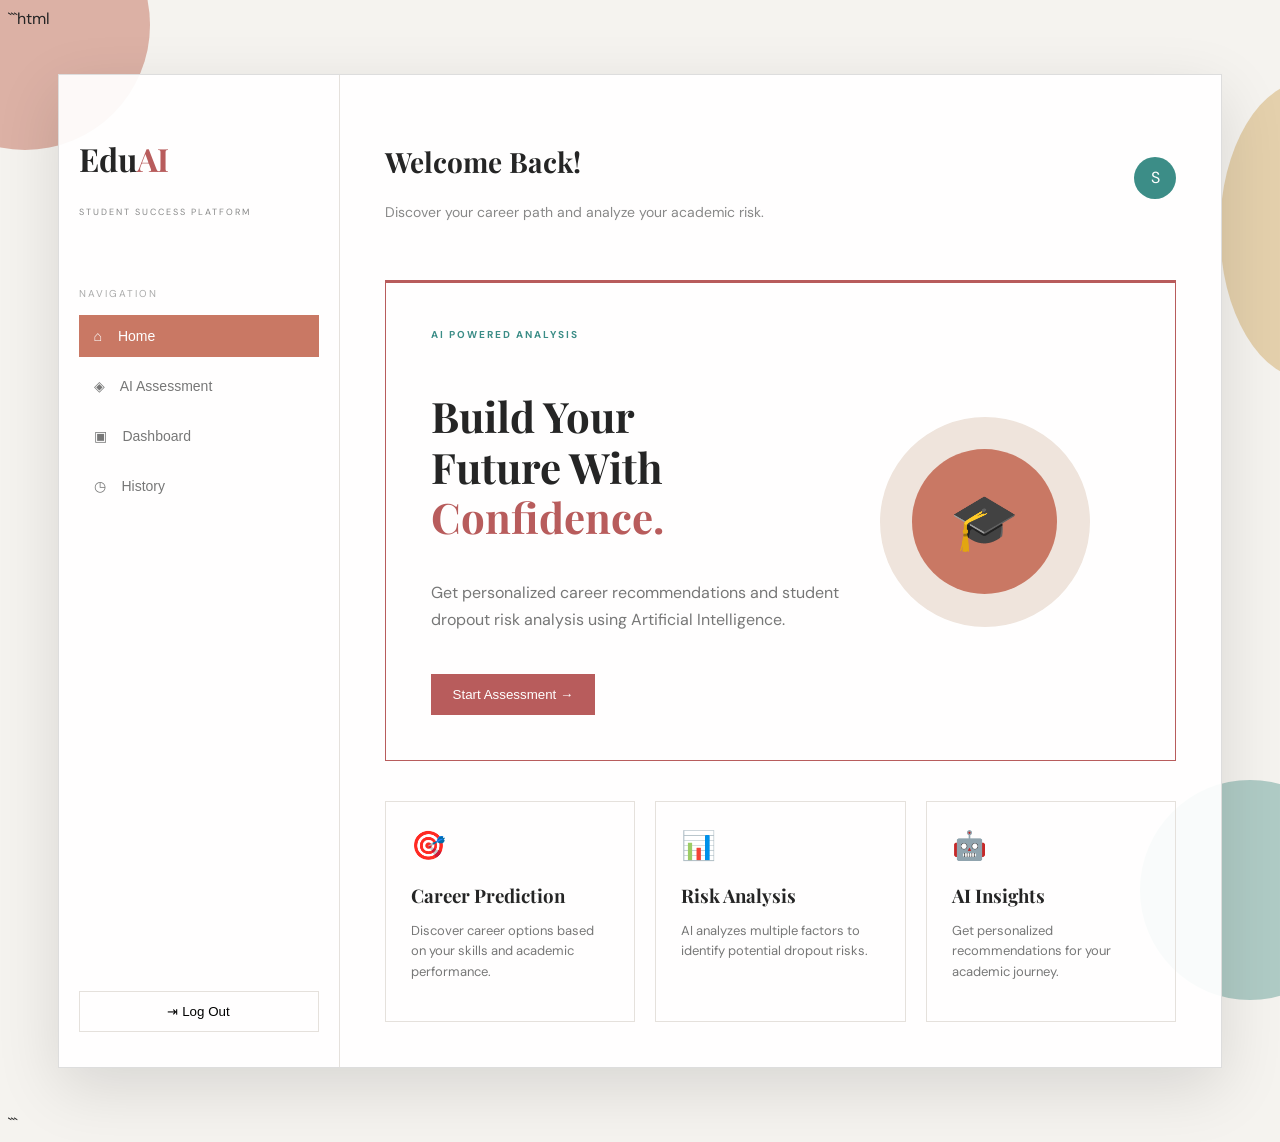
<file: index.html>
```html
<!DOCTYPE html>
<html lang="en">

<head>
    <meta charset="UTF-8">

    <meta name="viewport" content="width=device-width, initial-scale=1.0">

    <title>EduAI - Student Analysis</title>

    <link rel="stylesheet" href="style.css">

    <!-- Google Font -->
    <link rel="preconnect" href="https://fonts.googleapis.com">
    <link rel="preconnect" href="https://fonts.gstatic.com" crossorigin>

    <link href="https://fonts.googleapis.com/css2?family=DM+Sans:wght@400;500;600;700&family=Playfair+Display:wght@600;700&display=swap"
        rel="stylesheet">

</head>

<body>


    <!-- Background Decorations -->

    <div class="shape shape1"></div>
    <div class="shape shape2"></div>
    <div class="shape shape3"></div>


    <div class="app-container">


        <!-- ================= SIDEBAR ================= -->

        <aside class="sidebar">

            <div class="logo">

                <h1>Edu<span>AI</span></h1>

                <p>STUDENT SUCCESS PLATFORM</p>

            </div>


            <div class="menu-title">
                NAVIGATION
            </div>


            <nav>

                <button class="nav-item active"
                    onclick="showSection('home', this)">

                    <span>⌂</span>
                    Home

                </button>


                <button class="nav-item"
                    onclick="showSection('assessment', this)">

                    <span>◈</span>
                    AI Assessment

                </button>


                <button class="nav-item"
                    onclick="showSection('dashboard', this)">

                    <span>▣</span>
                    Dashboard

                </button>


                <button class="nav-item"
                    onclick="showSection('history', this)">

                    <span>◷</span>
                    History

                </button>

            </nav>


            <div class="sidebar-bottom">

                <button class="logout-btn">
                    ⇥ Log Out
                </button>

            </div>

        </aside>



        <!-- ================= MAIN CONTENT ================= -->

        <main class="main-content">


            <!-- ================= HOME ================= -->

            <section id="home" class="page-section active-section">

                <div class="topbar">

                    <div>

                        <h2>Welcome Back!</h2>

                        <p>
                            Discover your career path and analyze your academic risk.
                        </p>

                    </div>


                    <div class="profile">

                        <div class="avatar">
                            S
                        </div>

                    </div>

                </div>


                <div class="hero-card">

                    <div class="hero-text">

                        <span class="tag">
                            AI POWERED ANALYSIS
                        </span>

                        <h1>
                            Build Your <br>
                            Future With <span>Confidence.</span>
                        </h1>

                        <p>

                            Get personalized career recommendations and
                            student dropout risk analysis using Artificial
                            Intelligence.

                        </p>


                        <button class="primary-btn"
                            onclick="startAssessment()">

                            Start Assessment →

                        </button>

                    </div>


                    <div class="hero-visual">

                        <div class="circle-big">

                            <div class="circle-inner">
                                🎓
                            </div>

                        </div>

                    </div>

                </div>



                <!-- FEATURES -->

                <div class="feature-grid">


                    <div class="feature-card">

                        <div class="feature-icon">
                            🎯
                        </div>

                        <h3>
                            Career Prediction
                        </h3>

                        <p>
                            Discover career options based on your skills
                            and academic performance.
                        </p>

                    </div>


                    <div class="feature-card">

                        <div class="feature-icon">
                            📊
                        </div>

                        <h3>
                            Risk Analysis
                        </h3>

                        <p>
                            AI analyzes multiple factors to identify
                            potential dropout risks.
                        </p>

                    </div>


                    <div class="feature-card">

                        <div class="feature-icon">
                            🤖
                        </div>

                        <h3>
                            AI Insights
                        </h3>

                        <p>
                            Get personalized recommendations for your
                            academic journey.
                        </p>

                    </div>


                </div>

            </section>



            <!-- ================= ASSESSMENT ================= -->

            <section id="assessment" class="page-section">


                <div class="page-header">

                    <span class="tag">
                        STEP BY STEP ANALYSIS
                    </span>

                    <h1>
                        AI Student Assessment
                    </h1>

                    <p>
                        Answer a few questions and let our AI analyze your profile.
                    </p>

                </div>



                <!-- PROGRESS -->

                <div class="progress-container">

                    <div class="progress-info">

                        <span id="stepText">
                            Step 1 of 3
                        </span>

                        <span id="progressPercent">
                            33%
                        </span>

                    </div>


                    <div class="progress-bar">

                        <div class="progress-fill"
                            id="progressFill">

                        </div>

                    </div>

                </div>



                <!-- FORM CARD -->

                <div class="assessment-card">


                    <!-- STEP 1 -->

                    <div class="form-step active" id="step1">

                        <div class="step-title">

                            <span>01</span>

                            <div>

                                <h2>
                                    Basic Information
                                </h2>

                                <p>
                                    Tell us about yourself.
                                </p>

                            </div>

                        </div>


                        <div class="form-grid">


                            <div class="input-group">

                                <label>
                                    Full Name
                                </label>

                                <input
                                    type="text"
                                    id="name"
                                    placeholder="Enter your name"
                                >

                            </div>



                            <div class="input-group">

                                <label>
                                    Age
                                </label>

                                <input
                                    type="number"
                                    id="age"
                                    placeholder="Enter age"
                                >

                            </div>



                            <div class="input-group full-width">

                                <label>
                                    Academic Stream
                                </label>

                                <select id="stream">

                                    <option value="">
                                        Select your stream
                                    </option>

                                    <option value="Science">
                                        Science
                                    </option>

                                    <option value="Commerce">
                                        Commerce
                                    </option>

                                    <option value="Arts">
                                        Arts
                                    </option>

                                </select>

                            </div>


                        </div>


                        <div class="button-row">

                            <button class="next-btn"
                                onclick="nextStep(2)">

                                Continue →

                            </button>

                        </div>

                    </div>



                    <!-- STEP 2 -->

                    <div class="form-step" id="step2">


                        <div class="step-title">

                            <span>02</span>

                            <div>

                                <h2>
                                    Academic Performance
                                </h2>

                                <p>
                                    Enter your recent academic scores.
                                </p>

                            </div>

                        </div>



                        <div class="form-grid">


                            <div class="input-group">

                                <label>
                                    Mathematics Score
                                </label>

                                <input
                                    type="number"
                                    id="math_score"
                                    min="0"
                                    max="100"
                                    placeholder="0 - 100"
                                >

                            </div>



                            <div class="input-group">

                                <label>
                                    Science Score
                                </label>

                                <input
                                    type="number"
                                    id="science_score"
                                    min="0"
                                    max="100"
                                    placeholder="0 - 100"
                                >

                            </div>



                            <div class="input-group">

                                <label>
                                    English Score
                                </label>

                                <input
                                    type="number"
                                    id="english_score"
                                    min="0"
                                    max="100"
                                    placeholder="0 - 100"
                                >

                            </div>



                            <div class="input-group">

                                <label>
                                    Computer Score
                                </label>

                                <input
                                    type="number"
                                    id="computer_score"
                                    min="0"
                                    max="100"
                                    placeholder="0 - 100"
                                >

                            </div>


                        </div>


                        <div class="button-row">

                            <button class="back-btn"
                                onclick="previousStep(1)">

                                ← Back

                            </button>


                            <button class="next-btn"
                                onclick="nextStep(3)">

                                Continue →

                            </button>

                        </div>


                    </div>



                    <!-- STEP 3 -->

                    <div class="form-step" id="step3">


                        <div class="step-title">

                            <span>03</span>

                            <div>

                                <h2>
                                    Student Risk Factors
                                </h2>

                                <p>
                                    Help the AI understand your situation.
                                </p>

                            </div>

                        </div>



                        <div class="form-grid">


                            <div class="input-group">

                                <label>
                                    Attendance Percentage
                                </label>

                                <input
                                    type="number"
                                    id="attendance"
                                    min="0"
                                    max="100"
                                    placeholder="0 - 100"
                                >

                            </div>



                            <div class="input-group">

                                <label>
                                    Daily Study Hours
                                </label>

                                <input
                                    type="number"
                                    id="study_hours"
                                    min="0"
                                    max="24"
                                    placeholder="Hours per day"
                                >

                            </div>



                            <div class="input-group">

                                <label>
                                    Financial Problems
                                </label>

                                <select id="financial_problem">

                                    <option value="">
                                        Select option
                                    </option>

                                    <option value="Yes">
                                        Yes
                                    </option>

                                    <option value="No">
                                        No
                                    </option>

                                </select>

                            </div>



                            <div class="input-group">

                                <label>
                                    Mental Stress Level
                                </label>

                                <select id="mental_stress">

                                    <option value="">
                                        Select level
                                    </option>

                                    <option value="Low">
                                        Low
                                    </option>

                                    <option value="Medium">
                                        Medium
                                    </option>

                                    <option value="High">
                                        High
                                    </option>

                                </select>

                            </div>



                            <div class="input-group">

                                <label>
                                    Internet Access
                                </label>

                                <select id="internet_access">

                                    <option value="">
                                        Select option
                                    </option>

                                    <option value="Yes">
                                        Yes
                                    </option>

                                    <option value="No">
                                        No
                                    </option>

                                </select>

                            </div>



                            <div class="input-group">

                                <label>
                                    Parental Support
                                </label>

                                <select id="parental_support">

                                    <option value="">
                                        Select level
                                    </option>

                                    <option value="Low">
                                        Low
                                    </option>

                                    <option value="Medium">
                                        Medium
                                    </option>

                                    <option value="High">
                                        High
                                    </option>

                                </select>

                            </div>



                            <div class="input-group full-width">

                                <label>
                                    Family Income
                                </label>

                                <select id="family_income">

                                    <option value="">
                                        Select income level
                                    </option>

                                    <option value="Low">
                                        Low
                                    </option>

                                    <option value="Medium">
                                        Medium
                                    </option>

                                    <option value="High">
                                        High
                                    </option>

                                </select>

                            </div>


                        </div>



                        <div class="button-row">

                            <button class="back-btn"
                                onclick="previousStep(2)">

                                ← Back

                            </button>


                            <button class="analyze-btn"
                                onclick="analyzeStudent()">

                                ✦ Analyze With AI

                            </button>

                        </div>


                    </div>


                </div>


            </section>



            <!-- ================= DASHBOARD ================= -->

            <section id="dashboard" class="page-section">


                <div class="page-header">

                    <span class="tag">
                        AI RESULT
                    </span>

                    <h1>
                        Your Analysis Report
                    </h1>

                    <p>
                        Personalized insights generated by our AI models.
                    </p>

                </div>


                <div id="emptyDashboard"
                    class="empty-state">

                    <div class="empty-icon">
                        📊
                    </div>

                    <h2>
                        No Analysis Yet
                    </h2>

                    <p>
                        Complete the AI assessment to view your results.
                    </p>

                    <button class="primary-btn"
                        onclick="startAssessment()">

                        Start Assessment

                    </button>

                </div>



                <div id="resultDashboard"
                    class="result-dashboard hidden">


                    <!-- TOP RESULT CARDS -->

                    <div class="result-grid">


                        <div class="result-box career-box">

                            <div class="result-label">

                                🎯 RECOMMENDED CAREER

                            </div>

                            <h2 id="careerResult">

                                -

                            </h2>

                            <p>

                                Based on your academic profile
                                and subject performance.

                            </p>


                            <div class="confidence">

                                <span>
                                    Career Match
                                </span>

                                <strong id="careerConfidence">

                                    0%

                                </strong>

                            </div>


                        </div>



                        <div class="result-box risk-box">

                            <div class="result-label">

                                ⚠ DROPOUT RISK

                            </div>

                            <h2 id="riskResult">

                                -

                            </h2>

                            <p>

                                Based on attendance, study patterns
                                and other risk factors.

                            </p>


                            <div class="confidence">

                                <span>
                                    AI Confidence
                                </span>

                                <strong id="riskConfidence">

                                    0%

                                </strong>

                            </div>


                        </div>


                    </div>



                    <!-- INSIGHTS -->

                    <div class="insight-card">

                        <h2>
                            🤖 AI Recommendation
                        </h2>

                        <p id="aiRecommendation">

                            Complete your assessment to get
                            personalized recommendations.

                        </p>

                    </div>



                    <div class="action-row">

                        <button class="back-btn"
                            onclick="startAssessment()">

                            Retake Assessment

                        </button>


                        <button class="next-btn"
                            onclick="showSection('history')">

                            View History →

                        </button>

                    </div>


                </div>


            </section>



            <!-- ================= HISTORY ================= -->

            <section id="history" class="page-section">


                <div class="page-header">

                    <span class="tag">
                        DATABASE RECORDS
                    </span>

                    <h1>
                        Student Analysis History
                    </h1>

                    <p>
                        Previously analyzed student records.
                    </p>

                </div>


                <div class="history-card">

                    <button class="load-btn"
                        onclick="loadStudents()">

                        ↻ Load Student Records

                    </button>


                    <div id="studentList">

                        <p class="history-message">

                            Click the button above to load records
                            from the database.

                        </p>

                    </div>

                </div>


            </section>


        </main>


    </div>


    <!-- LOADING MODAL -->

    <div id="loadingModal"
        class="loading-modal hidden">

        <div class="loader-box">

            <div class="loader"></div>

            <h2>
                AI is analyzing...
            </h2>

            <p>
                Processing student information
            </p>

        </div>

    </div>


    <script src="script.js"></script>


</body>

</html>
```
</file>
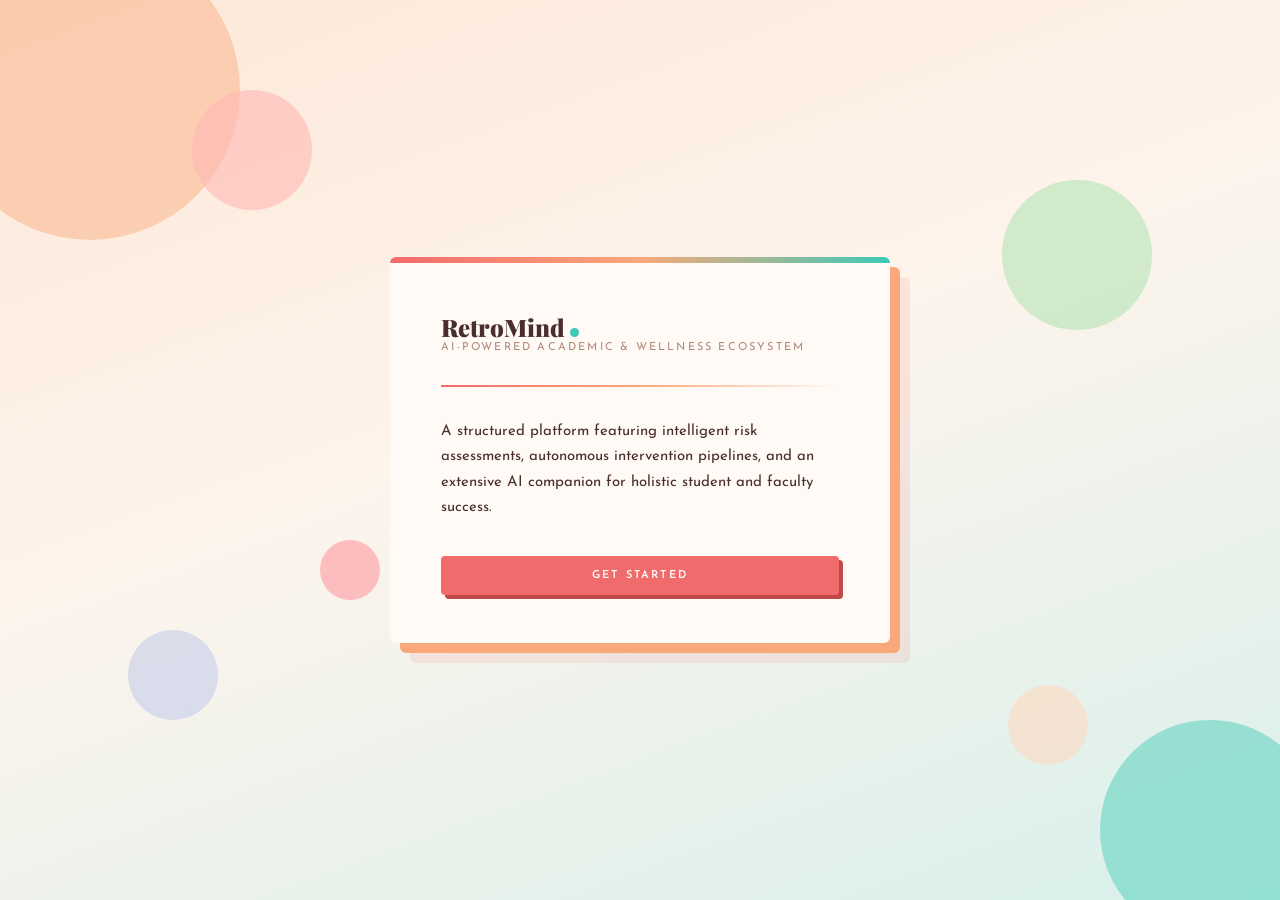
<file: frontend/index.html>
<!DOCTYPE html>
<html lang="en">
<head>
  <meta charset="UTF-8">
  <meta name="viewport" content="width=device-width, initial-scale=1.0">
  <title>RetroMind - AI Academic & Wellness Platform</title>
  <link rel="preconnect" href="https://fonts.googleapis.com">
  <link rel="preconnect" href="https://fonts.gstatic.com" crossorigin>
  <link href="https://fonts.googleapis.com/css2?family=Josefin+Sans:wght@400;600;700&family=Playfair+Display:wght@700;900&display=swap" rel="stylesheet">
  <link rel="stylesheet" href="style.css">
</head>
<body>

  <!-- Background Floating Animated Shapes -->
  <div class="shape s1"></div>
  <div class="shape s2"></div>
  <div class="shape s3"></div>

  <!-- VIEW 1: LANDING PAGE -->
  <section id="view-landing" class="view-section active">
    <div class="landing-card">
      <h1>RetroMind<span class="title-dot"></span></h1>
      <div class="subtitle">AI-Powered Academic & Wellness Ecosystem</div>
      <div class="divider"></div>
      <p class="landing-desc">
        A structured platform featuring intelligent risk assessments, autonomous intervention pipelines, and an extensive AI companion for holistic student and faculty success.
      </p>
      <button id="btn-get-started">Get Started</button>
    </div>
  </section>

  <!-- VIEW 2: LOGIN / ROLE SELECTION -->
  <section id="view-role-select" class="view-section">
    <div class="retro-card">
      <button class="back-link" id="back-to-landing">← Back</button>
      <h2>Select Role<span class="title-dot"></span></h2>
      <div class="subtitle">Choose your access portal</div>
      <div class="divider"></div>
      <div class="role-grid">
        <button class="role-btn" data-role="student">Student Portal</button>
        <button class="role-btn" data-role="faculty">Faculty Portal</button>
      </div>
    </div>
  </section>

  <!-- VIEW 3: DYNAMIC REGISTRATION / LOGIN FORM -->
  <section id="view-auth-form" class="view-section">
    <div class="retro-card">
      <button class="back-link" id="back-to-role">← Back</button>
      <h2 id="form-title">Portal Login<span class="title-dot"></span></h2>
      <div class="subtitle" id="form-subtitle">Enter your credentials</div>
      <div class="divider"></div>
      
      <form id="login-form">
        <div class="form-group">
          <label>Full Name</label>
          <input type="text" id="input-name" required placeholder="e.g. Jane Doe">
        </div>
        <div class="form-row">
          <div class="form-group">
            <label id="id-label">Student ID</label>
            <input type="text" id="input-id" required placeholder="e.g. STU-8492">
          </div>
          <div class="form-group">
            <label>Department / Year</label>
            <input type="text" id="input-dept" required placeholder="e.g. Computer Science / Year 3">
          </div>
        </div>
        <div class="form-group">
          <label>Institutional Email</label>
          <input type="email" id="input-email" required placeholder="name@university.edu">
        </div>
        <button type="submit" id="btn-submit-auth">Launch Dashboard</button>
      </form>
    </div>
  </section>

  <!-- VIEW 4: STUDENT DASHBOARD -->
  <section id="view-student-dash" class="dashboard-layout view-section">
    <aside class="sidebar">
      <div>
        <div class="sidebar-brand">RetroMind<span class="title-dot"></span></div>
        <div class="session-box">
          <strong id="session-student-name">Student Name</strong>
          <span id="session-student-meta">ID: STU-0000</span>
        </div>
        <div class="sidebar-links">
          <button class="nav-link active" data-tab="stud-profile">1. Profile</button>
          <button class="nav-link" data-tab="stud-risk">2. Risk Score</button>
          <button class="nav-link" data-tab="stud-ai">3. AI Counselor</button>
          <button class="nav-link" data-tab="stud-support">4. Support Plan</button>
        </div>
      </div>
      <button class="logout-btn" id="logout-student">Log Out</button>
    </aside>

    <main class="main-content">
      <header class="dash-header">
        <h2 id="stud-header-title">Student Profile</h2>
        <span class="role-badge">Student Portal</span>
      </header>

      <!-- Tab 1: Profile -->
      <div class="tab-card active-tab" id="tab-stud-profile">
        <h3>Academic Identity & Details</h3>
        <div class="divider"></div>
        <p class="landing-desc">Manage your core institutional profile, registered coursework, and wellness markers.</p>
        <div class="form-row">
          <div class="form-group"><label>Current GPA</label><input type="text" value="3.82 / 4.0" readonly></div>
          <div class="form-group"><label>Advisor Assigned</label><input type="text" value="Dr. Alistair Vance" readonly></div>
        </div>
        <div class="form-group"><label>Wellness Index</label><input type="text" value="Stable (84/100)" readonly></div>
      </div>

      <!-- Tab 2: Risk Score -->
      <div class="tab-card" id="tab-stud-risk" style="display:none;">
        <h3>Predictive Risk Score & Analytics</h3>
        <div class="divider"></div>
        <p class="landing-desc">AI-calculated holistic indicator based on attendance, grade trajectory, and sentiment analysis.</p>
        <div style="background:var(--cream); padding:20px; border-radius:4px; border:1px solid #e8d8cc; text-align:center; margin-bottom:15px;">
          <h1 style="font-size:42px; color:var(--teal);">Low Risk (14%)</h1>
          <p style="font-size:12px; text-transform:uppercase; letter-spacing:0.1em; color:var(--muted); margin-top:5px;">Academic standing is optimal</p>
        </div>
        <button id="btn-recalc-risk">Run AI Diagnostic Refresh</button>
      </div>

      <!-- Tab 3: AI Counselor -->
      <div class="tab-card" id="tab-stud-ai" style="display:none; display:flex; flex-direction:column; height:450px;">
        <h3>Extensive AI Wellness & Academic Counselor</h3>
        <div class="divider" style="margin-bottom:10px;"></div>
        <div id="ai-chat-box" style="flex-grow:1; background:#fff; border:1px solid #e8d8cc; border-radius:4px; padding:15px; overflow-y:auto; margin-bottom:12px; font-size:13px; line-height:1.5;">
          <div style="margin-bottom:10px;"><strong>AI Counselor:</strong> Hello! I am your extensive AI companion. Ask me anything regarding time management, burnout prevention, or course material assistance.</div>
        </div>
        <div style="display:flex; gap:8px;">
          <input type="text" id="ai-chat-input" placeholder="Type your query to the AI..." style="flex-grow:1; padding:10px; border:1px solid #e8d8cc; border-radius:3px; outline:none; font-family:'Josefin Sans'; font-size:13px;">
          <button id="ai-chat-send" style="width:100px; padding:10px;">Send</button>
        </div>
      </div>

      <!-- Tab 4: Support Plan -->
      <div class="tab-card" id="tab-stud-support" style="display:none;">
        <h3>Generated Support Plan</h3>
        <div class="divider"></div>
        <p class="landing-desc">Autonomous recommendations compiled by RetroMind AI to optimize your term success.</p>
        <ul style="padding-left:20px; font-size:14px; line-height:1.8; color:var(--warm);">
          <li>Maintain current study hours for Advanced Algorithms.</li>
          <li>Optional peer mentorship session available on Thursday.</li>
          <li>Sleep hygiene optimization protocol active.</li>
        </ul>
      </div>
    </main>
  </section>

  <!-- VIEW 5: FACULTY DASHBOARD -->
  <section id="view-faculty-dash" class="dashboard-layout view-section">
    <aside class="sidebar">
      <div>
        <div class="sidebar-brand">RetroMind<span class="title-dot"></span></div>
        <div class="session-box">
          <strong id="session-faculty-name">Faculty Name</strong>
          <span id="session-faculty-meta">Dept: Faculty Lead</span>
        </div>
        <div class="sidebar-links">
          <button class="nav-link active" data-tab="fac-students">1. Students</button>
          <button class="nav-link" data-tab="fac-risk">2. Risk Overview</button>
          <button class="nav-link" data-tab="fac-reports">3. AI Reports</button>
          <button class="nav-link" data-tab="fac-details">4. Student Details</button>
          <button class="nav-link" data-tab="fac-intervention">5. Intervention Plan</button>
          <button class="nav-link" data-tab="fac-progress">6. Progress Tracking</button>
        </div>
      </div>
      <button class="logout-btn" id="logout-faculty">Log Out</button>
    </aside>

    <main class="main-content">
      <header class="dash-header">
        <h2 id="fac-header-title">Student Cohort Roster</h2>
        <span class="role-badge">Faculty Portal</span>
      </header>

      <!-- Tab 1: Students -->
      <div class="tab-card active-tab" id="tab-fac-students">
        <h3>Enrolled Students Directory</h3>
        <div class="divider"></div>
        <p class="landing-desc">Comprehensive roster of students under your advisory and teaching supervision.</p>
        <table style="width:100%; border-collapse:collapse; font-size:13px; text-align:left;">
          <thead>
            <tr style="border-bottom:2px solid #e8d8cc; color:var(--muted);">
              <th style="padding:8px;">Name</th>
              <th style="padding:8px;">ID</th>
              <th style="padding:8px;">Status</th>
              <th style="padding:8px;">Action</th>
            </tr>
          </thead>
          <tbody>
            <tr style="border-bottom:1px solid #f2ede4;">
              <td style="padding:10px;">Marcus Brody</td>
              <td>STU-1049</td>
              <td><span style="color:var(--teal); font-weight:bold;">Stable</span></td>
              <td><button style="width:auto; padding:5px 10px; font-size:10px;" onclick="switchFacTab('fac-details')">Inspect</button></td>
            </tr>
            <tr style="border-bottom:1px solid #f2ede4;">
              <td style="padding:10px;">Elena Fisher</td>
              <td>STU-1082</td>
              <td><span style="color:var(--coral); font-weight:bold;">At-Risk</span></td>
              <td><button style="width:auto; padding:5px 10px; font-size:10px;" onclick="switchFacTab('fac-details')">Inspect</button></td>
            </tr>
          </tbody>
        </table>
      </div>

      <!-- Tab 2: Risk Overview -->
      <div class="tab-card" id="tab-fac-risk" style="display:none;">
        <h3>Cohort Risk Analytics Matrix</h3>
        <div class="divider"></div>
        <p class="landing-desc">AI clustering breakdown identifying engagement drop-offs and academic friction points across cohorts.</p>
        <div class="form-row">
          <div style="background:var(--cream); padding:15px; border-radius:4px; border:1px solid #e8d8cc;">
            <strong>High Risk Cohort</strong>
            <p style="font-size:24px; font-family:'Playfair Display'; color:var(--coral); margin-top:5px;">4.2%</p>
          </div>
          <div style="background:var(--cream); padding:15px; border-radius:4px; border:1px solid #e8d8cc;">
            <strong>Moderate Risk</strong>
            <p style="font-size:24px; font-family:'Playfair Display'; color:var(--peach); margin-top:5px;">12.8%</p>
          </div>
        </div>
      </div>

      <!-- Tab 3: AI Reports -->
      <div class="tab-card" id="tab-fac-reports" style="display:none;">
        <h3>Extensive AI Diagnostic & Summary Reports</h3>
        <div class="divider"></div>
        <p class="landing-desc">Synthesized summaries generated overnight by RetroMind AI core models.</p>
        <div style="background:#fff; padding:15px; border:1px solid #e8d8cc; border-radius:4px; font-size:13px; line-height:1.6;">
          <strong>Weekly Synthesis Report #42:</strong> Overall engagement has increased by 3.4%. Mid-term submissions in Section B indicate a need for supplementary tutoring in data structures. AI has auto-flagged 2 candidates for early intervention.
        </div>
      </div>

      <!-- Tab 4: Student Details -->
      <div class="tab-card" id="tab-fac-details" style="display:none;">
        <h3>Individual Student Deep-Dive</h3>
        <div class="divider"></div>
        <p class="landing-desc">Detailed telemetry, attendance metrics, and historical performance logs.</p>
        <div class="form-group"><label>Selected Student</label><input type="text" value="Elena Fisher (STU-1082)" readonly></div>
        <div class="form-row">
          <div class="form-group"><label>Attendance Rate</label><input type="text" value="72%" readonly></div>
          <div class="form-group"><label>Assignment Completion</label><input type="text" value="65%" readonly></div>
        </div>
      </div>

      <!-- Tab 5: Intervention Plan -->
      <div class="tab-card" id="tab-fac-intervention" style="display:none;">
        <h3>Autonomous Intervention Plan Builder</h3>
        <div class="divider"></div>
        <p class="landing-desc">AI-recommended action blueprints tailored to reverse academic decline.</p>
        <div class="form-group">
          <label>Intervention Protocol</label>
          <select style="width:100%; padding:11px; background:#fff; border:1px solid #e8d8cc; border-radius:3px; font-family:'Josefin Sans'; font-size:13px;">
            <option>Mandatory Bi-Weekly Advising Check-in</option>
            <option>Peer Study Group Assignment</option>
            <option>Counseling Wellness Referral</option>
          </select>
        </div>
        <button id="btn-deploy-intervention">Deploy AI Intervention Plan</button>
      </div>

      <!-- Tab 6: Progress Tracking -->
      <div class="tab-card" id="tab-fac-progress" style="display:none;">
        <h3>Longitudinal Progress Tracking</h3>
        <div class="divider"></div>
        <p class="landing-desc">Real-time telemetry measuring student recovery and milestone achievement post-intervention.</p>
        <div style="background:var(--cream); padding:15px; border-radius:4px; border:1px solid #e8d8cc; font-size:13px; line-height:1.6;">
          <strong>Status: Active Tracking</strong><br>
          Student Elena Fisher has completed 2 of 4 milestone check-ins with positive trajectory shift (+14% engagement).
        </div>
      </div>
    </main>
  </section>
<!-- Floating Background Shapes -->
<div class="floating-shape shape-1"></div>
<div class="floating-shape shape-2"></div>
<div class="floating-shape shape-3"></div>
<div class="floating-shape shape-4"></div>
<div class="floating-shape shape-5"></div>
  <script src="script.js"></script>
</body>
</html>
</file>
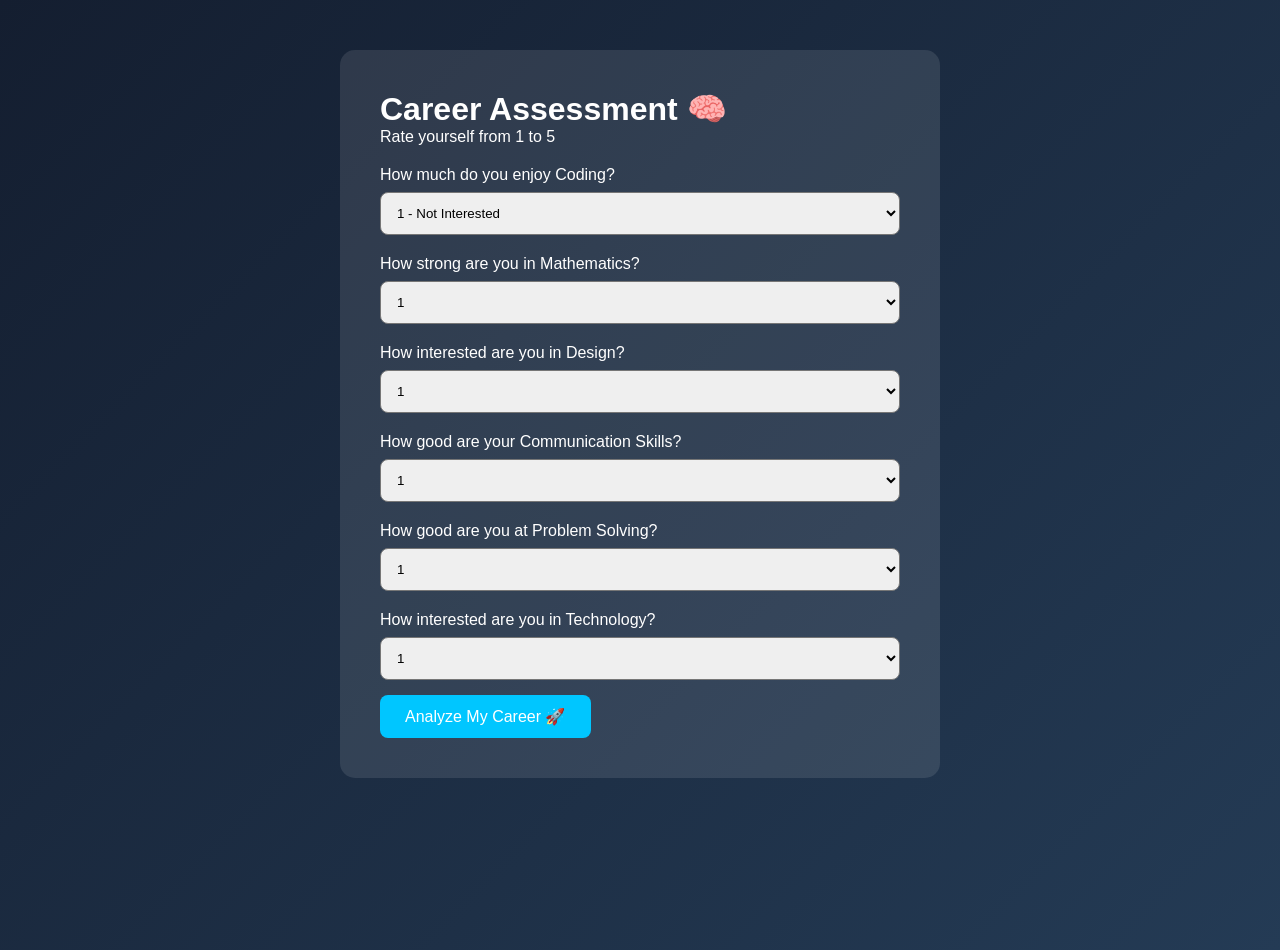
<file: templates/assessment.html>
<!DOCTYPE html>

<html lang="en">

<head>

<meta charset="UTF-8">

<title>Career Assessment</title>

<link rel="stylesheet" href="/static/style.css">

</head>


<body>

<div class="assessment-container">

<h1>Career Assessment 🧠</h1>

<p>
Rate yourself from 1 to 5
</p>


<form method="POST">


<label>
How much do you enjoy Coding?
</label>

<select name="coding">

<option value="1">1 - Not Interested</option>
<option value="2">2</option>
<option value="3">3</option>
<option value="4">4</option>
<option value="5">5 - Very Interested</option>

</select>



<label>
How strong are you in Mathematics?
</label>

<select name="math">

<option value="1">1</option>
<option value="2">2</option>
<option value="3">3</option>
<option value="4">4</option>
<option value="5">5</option>

</select>



<label>
How interested are you in Design?
</label>

<select name="design">

<option value="1">1</option>
<option value="2">2</option>
<option value="3">3</option>
<option value="4">4</option>
<option value="5">5</option>

</select>



<label>
How good are your Communication Skills?
</label>

<select name="communication">

<option value="1">1</option>
<option value="2">2</option>
<option value="3">3</option>
<option value="4">4</option>
<option value="5">5</option>

</select>



<label>
How good are you at Problem Solving?
</label>

<select name="problem_solving">

<option value="1">1</option>
<option value="2">2</option>
<option value="3">3</option>
<option value="4">4</option>
<option value="5">5</option>

</select>



<label>
How interested are you in Technology?
</label>

<select name="technology">

<option value="1">1</option>
<option value="2">2</option>
<option value="3">3</option>
<option value="4">4</option>
<option value="5">5</option>

</select>


<button type="submit">

Analyze My Career 🚀

</button>


</form>

</div>

</body>

</html>
</file>
<file: style.css>
```css
/* ===============================
   GLOBAL
================================ */

* {
    margin: 0;
    padding: 0;
    box-sizing: border-box;
}

:root {
    --primary: #b85c5c;
    --primary-dark: #8f4242;
    --secondary: #3c8d87;
    --dark: #252525;
    --text: #555;
    --light: #f8f7f4;
    --border: #e5e1dc;
}

body {
    font-family: "DM Sans", sans-serif;
    background: #f5f3ef;
    color: var(--dark);
    min-height: 100vh;
    overflow-x: hidden;
}


/* ===============================
   BACKGROUND SHAPES
================================ */

.shape {
    position: fixed;
    border-radius: 50%;
    opacity: 0.55;
    z-index: -1;
}

.shape1 {
    width: 250px;
    height: 250px;
    background: #c77b68;
    top: -100px;
    left: -100px;
}

.shape2 {
    width: 180px;
    height: 300px;
    background: #d5b276;
    top: 80px;
    right: -120px;
}

.shape3 {
    width: 220px;
    height: 220px;
    background: #75aaa2;
    bottom: -100px;
    right: -80px;
}


/* ===============================
   MAIN APP
================================ */

.app-container {
    width: min(1200px, 92%);
    min-height: 90vh;
    margin: 5vh auto;
    display: flex;
    background: rgba(255, 255, 255, 0.92);
    border: 1px solid #ddd;
    box-shadow: 0 20px 60px rgba(0, 0, 0, 0.12);
}


/* ===============================
   SIDEBAR
================================ */

.sidebar {
    width: 240px;
    min-height: 90vh;
    border-right: 1px solid var(--border);
    padding: 35px 20px;
    display: flex;
    flex-direction: column;
}

.logo {
    margin-bottom: 60px;
}

.logo h1 {
    font-family: "Playfair Display", serif;
    font-size: 32px;
    font-weight: 700;
}

.logo h1 span {
    color: var(--primary);
}

.logo p {
    font-size: 9px;
    letter-spacing: 2px;
    color: #888;
    margin-top: 5px;
}

.menu-title {
    font-size: 10px;
    letter-spacing: 2px;
    color: #aaa;
    margin-bottom: 15px;
}

.sidebar nav {
    display: flex;
    flex-direction: column;
    gap: 8px;
}

.nav-item {
    border: none;
    background: transparent;
    text-align: left;
    padding: 13px 15px;
    font-size: 14px;
    cursor: pointer;
    color: #777;
    transition: 0.3s;
}

.nav-item span {
    margin-right: 12px;
}

.nav-item:hover {
    background: #f3eeea;
    color: var(--primary);
}

.nav-item.active {
    background: #c97864;
    color: white;
}

.sidebar-bottom {
    margin-top: auto;
}

.logout-btn {
    width: 100%;
    padding: 12px;
    border: 1px solid var(--border);
    background: transparent;
    cursor: pointer;
}


/* ===============================
   MAIN CONTENT
================================ */

.main-content {
    flex: 1;
    padding: 45px;
    min-width: 0;
}

.page-section {
    display: none;
}

.active-section {
    display: block;
}


/* ===============================
   TOP BAR
================================ */

.topbar {
    display: flex;
    justify-content: space-between;
    align-items: center;
    margin-bottom: 45px;
}

.topbar h2 {
    font-family: "Playfair Display", serif;
    font-size: 28px;
}

.topbar p {
    margin-top: 7px;
    color: #888;
    font-size: 14px;
}

.avatar {
    width: 42px;
    height: 42px;
    background: var(--secondary);
    color: white;
    border-radius: 50%;
    display: grid;
    place-items: center;
}


/* ===============================
   HERO
================================ */

.hero-card {
    min-height: 350px;
    display: grid;
    grid-template-columns: 1.4fr 1fr;
    border-top: 3px solid var(--primary);
    border-right: 1px solid var(--primary);
    border-bottom: 1px solid var(--primary);
    border-left: 1px solid var(--primary);
    padding: 45px;
    margin-bottom: 40px;
}

.hero-text {
    display: flex;
    flex-direction: column;
    justify-content: center;
}

.tag {
    display: inline-block;
    width: fit-content;
    font-size: 10px;
    letter-spacing: 2px;
    color: var(--secondary);
    font-weight: bold;
    margin-bottom: 15px;
}

.hero-text h1 {
    font-family: "Playfair Display", serif;
    font-size: 42px;
    line-height: 1.2;
    margin-bottom: 20px;
}

.hero-text h1 span {
    color: var(--primary);
}

.hero-text p {
    color: #777;
    line-height: 1.7;
    max-width: 500px;
}

.primary-btn,
.next-btn,
.analyze-btn,
.load-btn {
    width: fit-content;
    border: none;
    background: var(--primary);
    color: white;
    padding: 13px 22px;
    cursor: pointer;
    margin-top: 25px;
    transition: 0.3s;
}

.primary-btn:hover,
.next-btn:hover,
.analyze-btn:hover,
.load-btn:hover {
    background: var(--primary-dark);
    transform: translateY(-2px);
}

.hero-visual {
    display: grid;
    place-items: center;
}

.circle-big {
    width: 210px;
    height: 210px;
    border-radius: 50%;
    background: #efe4dc;
    display: grid;
    place-items: center;
}

.circle-inner {
    width: 145px;
    height: 145px;
    border-radius: 50%;
    background: #c97864;
    display: grid;
    place-items: center;
    font-size: 55px;
}


/* ===============================
   FEATURE CARDS
================================ */

.feature-grid {
    display: grid;
    grid-template-columns: repeat(3, 1fr);
    gap: 20px;
}

.feature-card {
    border: 1px solid var(--border);
    padding: 25px;
    transition: 0.3s;
}

.feature-card:hover {
    transform: translateY(-5px);
    box-shadow: 0 10px 30px rgba(0,0,0,0.08);
}

.feature-icon {
    font-size: 28px;
    margin-bottom: 15px;
}

.feature-card h3 {
    font-family: "Playfair Display", serif;
    margin-bottom: 10px;
}

.feature-card p {
    color: #777;
    font-size: 13px;
    line-height: 1.6;
}


/* ===============================
   PAGE HEADER
================================ */

.page-header {
    margin-bottom: 35px;
}

.page-header h1 {
    font-family: "Playfair Display", serif;
    font-size: 36px;
    margin-bottom: 10px;
}

.page-header p {
    color: #777;
}


/* ===============================
   PROGRESS BAR
================================ */

.progress-container {
    margin-bottom: 25px;
}

.progress-info {
    display: flex;
    justify-content: space-between;
    font-size: 12px;
    margin-bottom: 10px;
}

.progress-bar {
    width: 100%;
    height: 5px;
    background: #e9e5e0;
}

.progress-fill {
    height: 100%;
    width: 33%;
    background: var(--primary);
    transition: 0.4s;
}


/* ===============================
   ASSESSMENT
================================ */

.assessment-card {
    border-top: 3px solid var(--primary);
    border-right: 1px solid var(--primary);
    border-bottom: 1px solid var(--primary);
    border-left: 1px solid var(--primary);
    padding: 40px;
    background: white;
}

.form-step {
    display: none;
}

.form-step.active {
    display: block;
}

.step-title {
    display: flex;
    align-items: center;
    gap: 20px;
    margin-bottom: 35px;
}

.step-title > span {
    font-family: "Playfair Display", serif;
    font-size: 35px;
    color: var(--primary);
}

.step-title h2 {
    font-family: "Playfair Display", serif;
}

.step-title p {
    color: #888;
    margin-top: 5px;
    font-size: 14px;
}

.form-grid {
    display: grid;
    grid-template-columns: repeat(2, 1fr);
    gap: 22px;
}

.full-width {
    grid-column: span 2;
}

.input-group {
    display: flex;
    flex-direction: column;
    gap: 8px;
}

.input-group label {
    font-size: 13px;
    font-weight: 500;
}

.input-group input,
.input-group select {
    padding: 13px;
    border: 1px solid #ddd;
    background: #fafafa;
    outline: none;
    font-family: inherit;
}

.input-group input:focus,
.input-group select:focus {
    border-color: var(--primary);
}

.button-row {
    display: flex;
    justify-content: space-between;
    margin-top: 35px;
}

.back-btn {
    border: 1px solid #ccc;
    background: white;
    padding: 12px 22px;
    cursor: pointer;
}

.next-btn,
.analyze-btn {
    margin-top: 0;
}


/* ===============================
   DASHBOARD
================================ */

.empty-state {
    border: 1px solid var(--border);
    padding: 60px;
    text-align: center;
}

.empty-icon {
    font-size: 45px;
    margin-bottom: 15px;
}

.empty-state p {
    color: #888;
    margin-top: 10px;
}

.result-dashboard.hidden {
    display: none;
}

.result-grid {
    display: grid;
    grid-template-columns: repeat(2, 1fr);
    gap: 25px;
}

.result-box {
    padding: 30px;
    border: 1px solid var(--border);
}

.career-box {
    border-top: 4px solid var(--secondary);
}

.risk-box {
    border-top: 4px solid var(--primary);
}

.result-label {
    font-size: 10px;
    letter-spacing: 1.5px;
    color: #888;
}

.result-box h2 {
    font-family: "Playfair Display", serif;
    font-size: 28px;
    margin: 20px 0 10px;
}

.result-box p {
    font-size: 13px;
    color: #777;
    line-height: 1.6;
}

.confidence {
    display: flex;
    justify-content: space-between;
    margin-top: 25px;
    padding-top: 15px;
    border-top: 1px solid #eee;
}

.insight-card {
    margin-top: 25px;
    border-left: 4px solid var(--secondary);
    background: #f7f9f8;
    padding: 25px;
}

.insight-card h2 {
    font-family: "Playfair Display", serif;
    margin-bottom: 12px;
}

.insight-card p {
    line-height: 1.7;
    color: #666;
}

.action-row {
    display: flex;
    justify-content: space-between;
    margin-top: 25px;
}


/* ===============================
   HISTORY
================================ */

.history-card {
    border: 1px solid var(--border);
    padding: 30px;
}

.history-message {
    color: #888;
    margin-top: 25px;
}

.student-record {
    border-bottom: 1px solid #eee;
    padding: 18px 0;
}

.student-record h3 {
    font-family: "Playfair Display", serif;
}

.student-record p {
    color: #777;
    margin-top: 6px;
    font-size: 13px;
}


/* ===============================
   LOADING
================================ */

.loading-modal {
    position: fixed;
    inset: 0;
    background: rgba(30,30,30,0.35);
    display: grid;
    place-items: center;
    z-index: 100;
}

.loading-modal.hidden {
    display: none;
}

.loader-box {
    background: white;
    padding: 45px;
    text-align: center;
    min-width: 300px;
}

.loader-box h2 {
    font-family: "Playfair Display", serif;
    margin-top: 20px;
}

.loader-box p {
    color: #888;
    margin-top: 8px;
}

.loader {
    width: 45px;
    height: 45px;
    border: 4px solid #eee;
    border-top-color: var(--primary);
    border-radius: 50%;
    margin: auto;
    animation: spin 1s linear infinite;
}

@keyframes spin {

    to {
        transform: rotate(360deg);
    }

}


/* ===============================
   RESPONSIVE
================================ */

@media (max-width: 900px) {

    .sidebar {
        width: 190px;
    }

    .hero-card {
        grid-template-columns: 1fr;
    }

    .hero-visual {
        margin-top: 30px;
    }

    .feature-grid {
        grid-template-columns: 1fr;
    }

}


@media (max-width: 700px) {

    .app-container {
        width: 100%;
        margin: 0;
        min-height: 100vh;
    }

    .sidebar {
        display: none;
    }

    .main-content {
        padding: 25px;
    }

    .form-grid,
    .result-grid {
        grid-template-columns: 1fr;
    }

    .full-width {
        grid-column: span 1;
    }

    .hero-text h1 {
        font-size: 32px;
    }

}
```
</file>
<file: frontend/style.css>
* {
  box-sizing: border-box;
  margin: 0;
  padding: 0;
}

:root {
  --peach: #f9a87a;
  --coral: #f06b6b;
  --teal: #3ec9b6;
  --mint: #a8e6d8;
  --lemon: #f9e07a;
  --cream: #fdf4ec;
  --warm: #4a2e2e;
  --muted: #b08878;
  --card-bg: #fffaf5;
}

body {
  min-height: 100vh;
  background: linear-gradient(160deg, #fde8d8 0%, #fdf4ec 45%, #d8f0eb 100%);
  font-family: "Josefin Sans", sans-serif;
  color: var(--warm);
  display: flex;
  align-items: center;
  justify-content: center;
  overflow-x: hidden;
  position: relative;
}

/* Floating Shapes with Smooth Movement Animations */
.shape {
  position: fixed;
  border-radius: 50%;
  opacity: 0.45;
  pointer-events: none;
  z-index: 0;
}
.s1 { 
  width: 300px; 
  height: 300px; 
  background: var(--peach); 
  top: -60px; 
  left: -60px; 
  animation: floatShape1 12s ease-in-out infinite alternate;
}
.s2 { 
  width: 220px; 
  height: 220px; 
  background: var(--teal); 
  bottom: -40px; 
  right: -40px; 
  animation: floatShape2 15s ease-in-out infinite alternate;
}
.s3 { 
  width: 150px; 
  height: 150px; 
  background: var(--lemon); 
  top: 20%; 
  right: 10%; 
  animation: floatShape3 9s ease-in-out infinite alternate;
}

@keyframes floatShape1 {
  0% { transform: translate(0, 0) scale(1); }
  50% { transform: translate(35px, 25px) scale(1.05); }
  100% { transform: translate(-20px, 40px) scale(0.95); }
}

@keyframes floatShape2 {
  0% { transform: translate(0, 0) scale(1); }
  50% { transform: translate(-30px, -35px) scale(1.08); }
  100% { transform: translate(25px, -20px) scale(0.92); }
}

@keyframes floatShape3 {
  0% { transform: translate(0, 0) rotate(0deg); }
  50% { transform: translate(-25px, 30px) rotate(15deg); }
  100% { transform: translate(30px, -25px) rotate(-15deg); }
}

/* View Control */
.view-section {
  display: none;
  width: 100%;
  justify-content: center;
  align-items: center;
  z-index: 1;
}
.view-section.active {
  display: flex;
}

/* Retro Card Style - Spatial & Airy */
.retro-card, .landing-card {
  background: var(--card-bg);
  border-radius: 6px;
  padding: 3.5rem 3.2rem 3rem;
  box-shadow: 10px 10px 0 var(--peach), 20px 20px 0 rgba(240, 107, 107, 0.12);
  position: relative;
  width: 100%;
  max-width: 500px;
}
.retro-card::before, .landing-card::before {
  content: "";
  position: absolute;
  top: 0; left: 0; right: 0;
  height: 6px;
  background: linear-gradient(90deg, var(--coral), var(--peach), var(--teal));
  border-radius: 6px 6px 0 0;
}

h1, h2, h3 {
  font-family: "Playfair Display", serif;
  color: var(--warm);
  font-weight: 900;
  line-height: 1.2;
}
.title-dot {
  display: inline-block;
  width: 9px; height: 9px;
  background: var(--teal);
  border-radius: 50%;
  margin-left: 5px;
}
.subtitle {
  font-size: 11px;
  letter-spacing: 0.2em;
  text-transform: uppercase;
  color: var(--muted);
  margin-bottom: 2rem;
}
.divider {
  height: 2px;
  background: linear-gradient(90deg, var(--coral), var(--peach), transparent);
  margin-bottom: 2rem;
}

.landing-desc {
  font-size: 15px;
  line-height: 1.7;
  margin-bottom: 2.2rem;
  color: var(--warm);
}

/* Buttons & Inputs */
button {
  width: 100%;
  padding: 14px;
  font-family: "Josefin Sans", sans-serif;
  font-size: 11px;
  font-weight: 600;
  letter-spacing: 0.2em;
  text-transform: uppercase;
  color: #fff;
  background: var(--coral);
  border: none;
  border-radius: 4px;
  cursor: pointer;
  box-shadow: 4px 4px 0 #c04848;
  transition: all 0.1s ease;
}
button:hover { background: #e85c5c; transform: translate(1px, 1px); box-shadow: 3px 3px 0 #c04848; }

.role-grid {
  display: flex;
  flex-direction: column;
  gap: 14px;
}
.role-btn {
  background: var(--warm);
  box-shadow: 4px 4px 0 var(--muted);
}
.back-link {
  background: none;
  border: none;
  color: var(--muted);
  box-shadow: none;
  width: auto;
  padding: 0;
  margin-bottom: 14px;
  font-size: 10px;
  letter-spacing: 0.15em;
  text-transform: uppercase;
  cursor: pointer;
}

/* Form Groups & Inputs */
.form-group {
  margin-bottom: 18px;
  text-align: left;
}
.form-group label {
  display: block;
  font-size: 10px;
  letter-spacing: 0.15em;
  text-transform: uppercase;
  color: var(--muted);
  margin-bottom: 6px;
  font-weight: 600;
}
.form-group input, .form-group select {
  width: 100%;
  padding: 13px 14px;
  background: #fff;
  border: 1px solid #e8d8cc;
  border-radius: 4px;
  font-family: "Josefin Sans", sans-serif;
  font-size: 14px;
  color: var(--warm);
  outline: none;
  box-shadow: inset 2px 2px 0 rgba(0,0,0,0.03);
}
.form-group input:focus, .form-group select:focus {
  border-color: var(--teal);
}
.form-row {
  display: grid;
  grid-template-columns: 1fr 1fr;
  gap: 12px;
}

/* Dashboard Layout */
.dashboard-layout {
  max-width: 1150px;
  width: 95%;
  margin: auto;
  display: none;
  gap: 28px;
  padding: 20px;
  align-items: stretch;
  justify-content: center;
}
.dashboard-layout.active {
  display: flex;
}

.sidebar {
  width: 280px;
  background: var(--card-bg);
  padding: 2.5rem 1.8rem;
  border-radius: 6px;
  box-shadow: 8px 8px 0 var(--peach);
  display: flex;
  flex-direction: column;
  justify-content: space-between;
}
.sidebar-brand {
  font-family: "Playfair Display", serif;
  font-size: 24px;
  font-weight: 900;
  margin-bottom: 2rem;
}
.sidebar-links {
  display: flex;
  flex-direction: column;
  gap: 10px;
  flex-grow: 1;
}
.nav-link {
  background: transparent;
  color: var(--warm);
  border: 1px solid #e8d8cc;
  box-shadow: none;
  text-align: left;
  padding: 12px 16px;
  font-size: 11px;
  width: 100%;
  border-radius: 4px;
}
.nav-link:hover, .nav-link.active {
  background: var(--peach);
  color: #fff;
  border-color: var(--peach);
  transform: none;
  box-shadow: none;
}
.logout-btn {
  background: #d9534f;
  box-shadow: 3px 3px 0 #a94442;
}

.main-content {
  flex-grow: 1;
  display: flex;
  flex-direction: column;
  gap: 20px;
  max-width: 820px;
}
.dash-header {
  background: var(--card-bg);
  padding: 1.5rem 2.5rem;
  border-radius: 6px;
  box-shadow: 6px 6px 0 var(--peach);
  display: flex;
  justify-content: space-between;
  align-items: center;
}
.role-badge {
  background: var(--teal);
  color: #fff;
  padding: 6px 12px;
  border-radius: 3px;
  font-size: 10px;
  letter-spacing: 0.1em;
  text-transform: uppercase;
}
.tab-card {
  max-width: none;
  box-shadow: 8px 8px 0 var(--peach);
  min-height: 420px;
  background: var(--card-bg);
  padding: 2.5rem;
  border-radius: 6px;
  position: relative;
  text-align: left;
  overflow-y: auto;
  max-height: 560px;
}
/* Define the floating animation */
@keyframes floatAnimation {
  0% {
    transform: translateY(0px) translateX(0px) rotate(0deg);
  }
  50% {
    transform: translateY(-20px) translateX(15px) rotate(5deg);
  }
  100% {
    transform: translateY(0px) translateX(0px) rotate(0deg);
  }
}

/* Base style for floating decorative shapes */
.floating-shape {
  position: absolute;
  border-radius: 50%;
  opacity: 0.6;
  z-index: 0; /* Keeps them behind your main card container */
  pointer-events: none;
  animation: floatAnimation 6s ease-in-out infinite;
}

/* Individual floating objects with different sizes, colors, and animation speeds */
.shape-1 {
  width: 120px;
  height: 120px;
  background: #ffb7b2;
  top: 10%;
  left: 15%;
  animation-duration: 7s;
}

.shape-2 {
  width: 80px;
  height: 80px;
  background: #ffdac1;
  bottom: 15%;
  right: 15%;
  animation-duration: 5s;
  animation-delay: 1s;
}

.shape-3 {
  width: 150px;
  height: 150px;
  background: #b5ead7;
  top: 20%;
  right: 10%;
  animation-duration: 9s;
  animation-delay: 2s;
}

.shape-4 {
  width: 90px;
  height: 90px;
  background: #c7ceea;
  bottom: 20%;
  left: 10%;
  animation-duration: 6s;
  animation-delay: 1.5s;
}

.shape-5 {
  width: 60px;
  height: 60px;
  background: #ff9aa2;
  top: 60%;
  left: 25%;
  animation-duration: 8s;
  animation-delay: 0.5s;
}
</file>
<file: static/style.css>
* {
    margin: 0;
    padding: 0;
    box-sizing: border-box;
}

body {
    font-family: Arial, sans-serif;
    background: linear-gradient(135deg, #141e30, #243b55);
    min-height: 100vh;
    color: white;
}

/* LOGIN & REGISTER */

.auth-container {
    width: 400px;
    margin: 100px auto;
    padding: 40px;
    text-align: center;
    background: rgba(255,255,255,0.1);
    border-radius: 15px;
    backdrop-filter: blur(10px);
}

.auth-container h1 {
    margin-bottom: 15px;
}

input {
    width: 100%;
    padding: 14px;
    margin: 10px 0;
    border: none;
    border-radius: 8px;
}

button {
    padding: 12px 25px;
    border: none;
    border-radius: 8px;
    cursor: pointer;
    margin-top: 15px;
    font-size: 16px;
    background: #00c6ff;
    color: white;
}

button:hover {
    transform: scale(1.05);
}


/* NAVBAR */

nav {
    display: flex;
    justify-content: space-between;
    padding: 20px 10%;
    background: rgba(0,0,0,0.3);
}

nav a {
    color: white;
    text-decoration: none;
}


/* DASHBOARD */

.dashboard {
    text-align: center;
    padding: 60px;
}

.card {
    background: rgba(255,255,255,0.1);
    padding: 30px;
    margin: 30px auto;
    border-radius: 15px;
    max-width: 500px;
}

.features {
    display: flex;
    justify-content: center;
    gap: 20px;
}

.features div {
    background: rgba(255,255,255,0.1);
    padding: 25px;
    width: 250px;
    border-radius: 15px;
}


/* ASSESSMENT */

.assessment-container {
    max-width: 600px;
    margin: 50px auto;
    padding: 40px;
    background: rgba(255,255,255,0.1);
    border-radius: 15px;
}

.assessment-container label {
    display: block;
    margin-top: 20px;
}

select {
    width: 100%;
    padding: 12px;
    margin-top: 8px;
    border-radius: 8px;
}


/* RESULTS */

.result-container {
    max-width: 700px;
    margin: 50px auto;
    text-align: center;
}

.career-card {
    margin: 25px 0;
    padding: 20px;
    background: rgba(255,255,255,0.1);
    border-radius: 12px;
}

.progress {
    background: #ddd;
    height: 30px;
    border-radius: 20px;
    overflow: hidden;
    margin-top: 10px;
}

.progress-bar {
    height: 100%;
    background: #00c6ff;
    color: black;
    padding-top: 5px;
    font-weight: bold;
}


/* RESPONSIVE */

@media(max-width: 768px) {

    .features {
        flex-direction: column;
        align-items: center;
    }

    .auth-container {
        width: 90%;
    }

}
</file>
